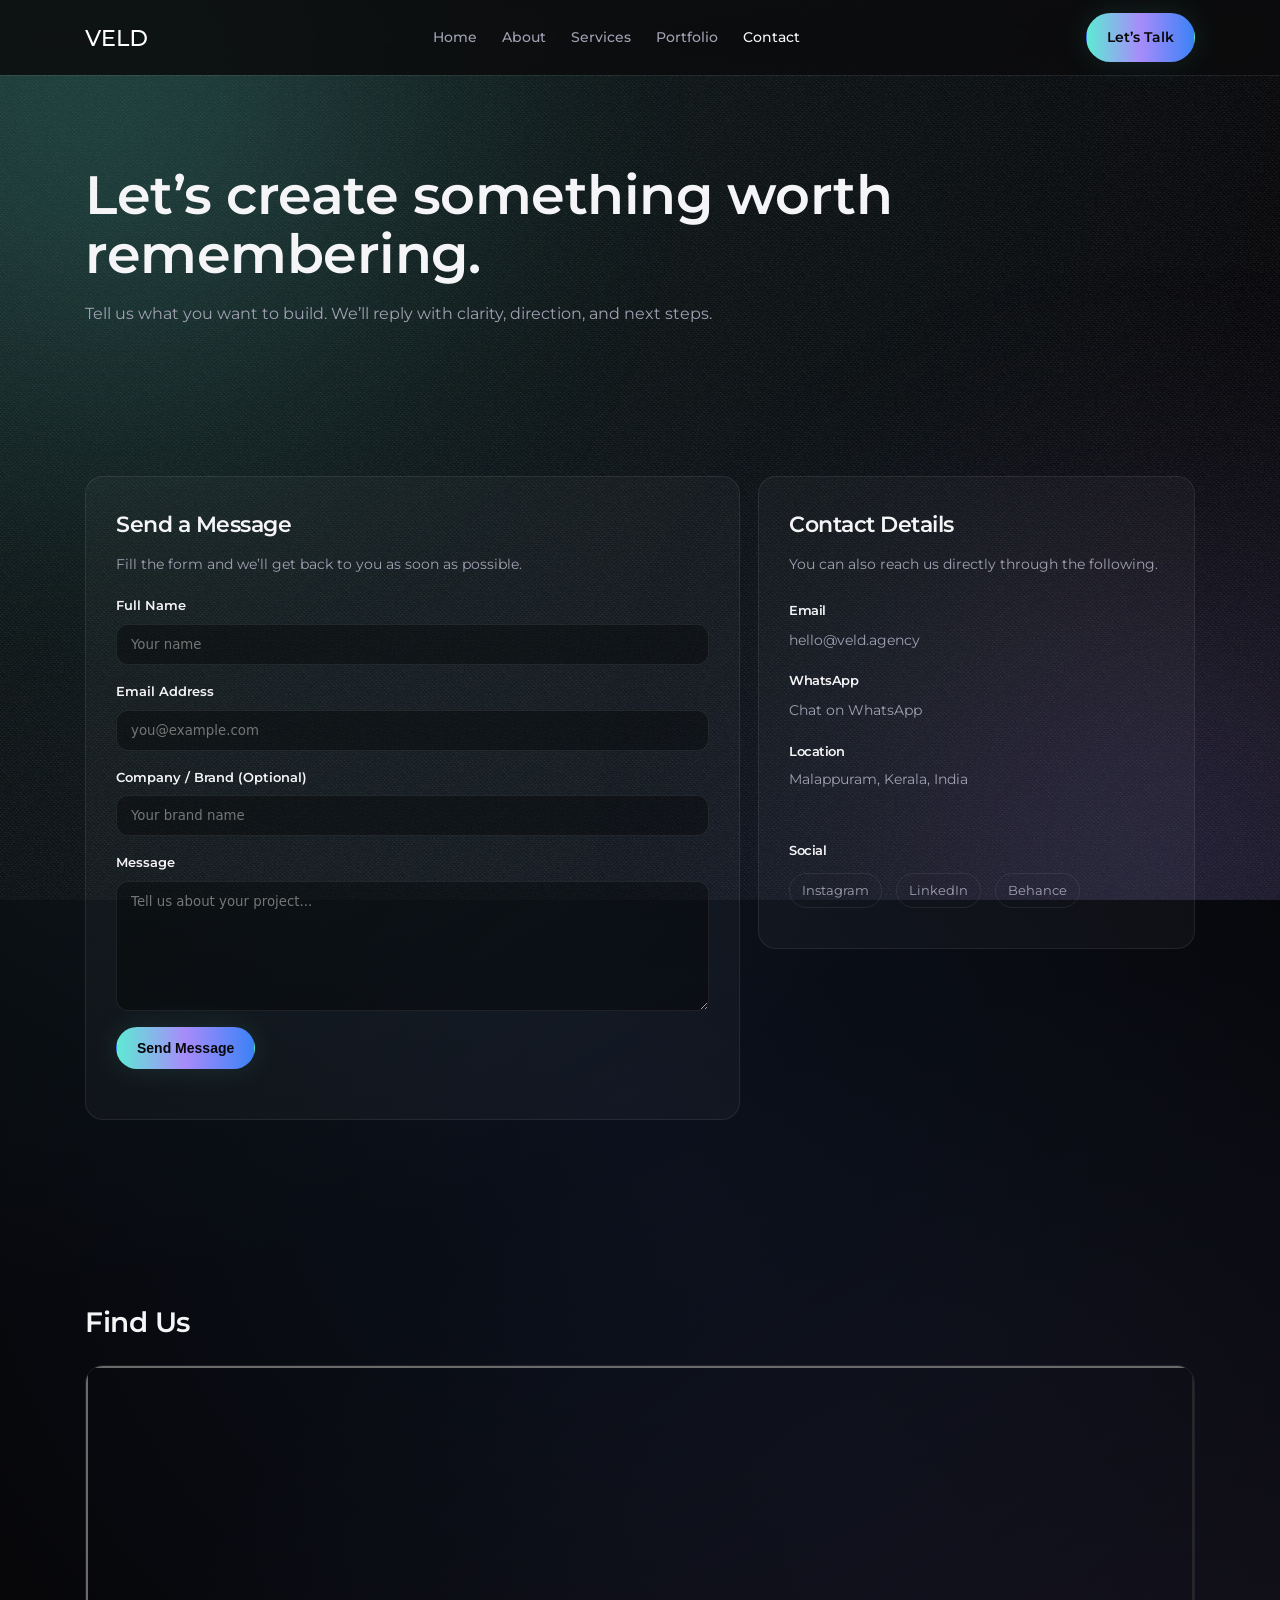
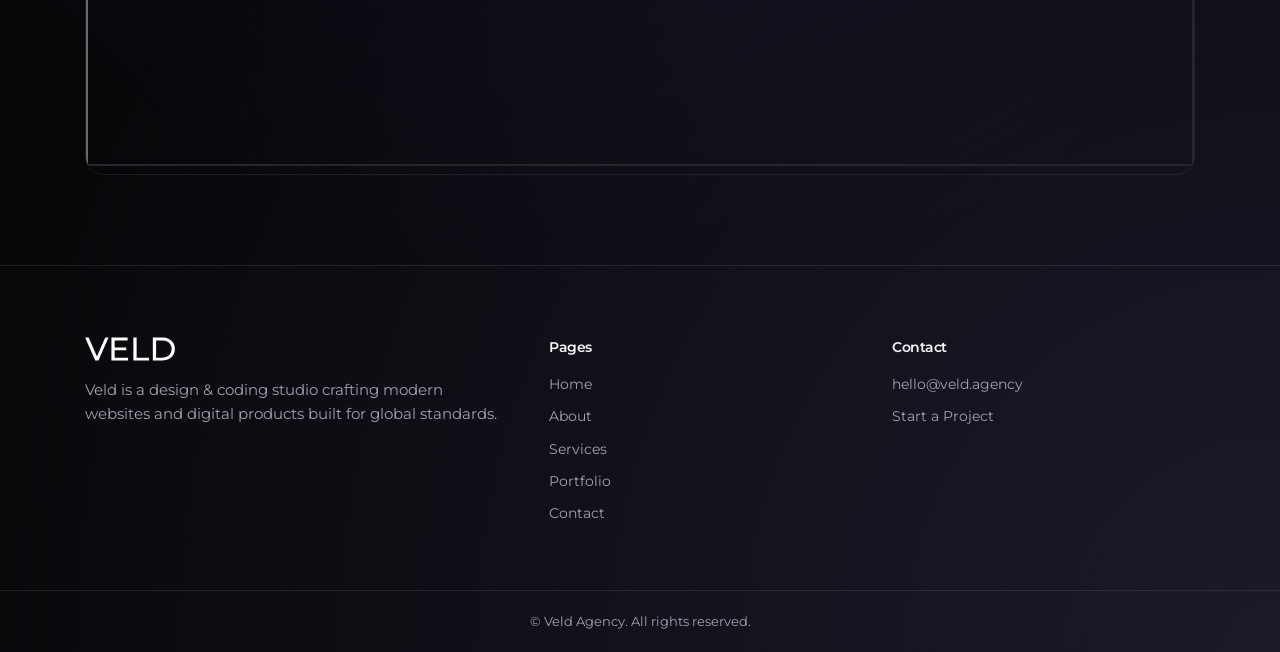
<file: contact.html>
<!DOCTYPE html>
<html lang="en">
<head>
  <meta charset="UTF-8" />
  <meta name="viewport" content="width=device-width, initial-scale=1.0" />
  <title>Contact | Veld</title>
  <meta name="description" content="Contact Veld to start your next project. Based in Malappuram, Kerala, India." />

  <link rel="icon" type="image/png" href="assets/images/logo/favicon.png" />

  <!-- Fonts -->
  <link rel="preconnect" href="https://fonts.googleapis.com">
  <link rel="preconnect" href="https://fonts.gstatic.com" crossorigin>
  <link href="https://fonts.googleapis.com/css2?family=Montserrat:ital,wght@0,100..900;1,100..900&display=swap" rel="stylesheet">

  <!-- CSS -->
  <link rel="stylesheet" href="assets/css/global.css" />
  <link rel="stylesheet" href="assets/css/contact.css" />
  <link rel="stylesheet" href="assets/css/responsive.css" />
</head>

<body>

  <div class="glow-bg"></div>
  <!-- NAVBAR -->
  <header class="navbar">
    <div class="container nav-container">

      <a href="index.html" class="logo">
        <img src="assets/images/logo/logo.svg" alt="Veld Logo" />
      </a>

      <nav class="nav-links" id="navLinks">
        <a href="index.html">Home</a>
        <a href="about.html">About</a>
        <a href="services.html">Services</a>
        <a href="portfolio.html">Portfolio</a>
        <a href="contact.html" class="active">Contact</a>
      </nav>

      <div class="nav-actions">
        <a href="contact.html" class="btn btn-primary">Let’s Talk</a>

        <button class="hamburger" id="hamburgerBtn" aria-label="Open Menu">
          <span></span>
          <span></span>
        </button>
      </div>

    </div>
  </header>

  <!-- HERO -->
  <section class="page-hero">
    <div class="container">
      <h1>Let’s create something worth remembering.</h1>
      <p>
        Tell us what you want to build. We’ll reply with clarity, direction, and next steps.
      </p>
    </div>
  </section>

  <!-- CONTACT -->
  <section class="section contact">
    <div class="container contact-grid">

      <!-- FORM -->
      <div class="contact-form-card">
        <h2>Send a Message</h2>
        <p>Fill the form and we’ll get back to you as soon as possible.</p>

        <form id="contactForm">
          <div class="input-group">
            <label for="name">Full Name</label>
            <input type="text" id="name" placeholder="Your name" required />
          </div>

          <div class="input-group">
            <label for="email">Email Address</label>
            <input type="email" id="email" placeholder="you@example.com" required />
          </div>

          <div class="input-group">
            <label for="company">Company / Brand (Optional)</label>
            <input type="text" id="company" placeholder="Your brand name" />
          </div>

          <div class="input-group">
            <label for="message">Message</label>
            <textarea id="message" placeholder="Tell us about your project..." required></textarea>
          </div>

          <button type="submit" class="btn btn-primary">Send Message</button>
          <p class="form-status" id="formStatus"></p>
        </form>
      </div>

      <!-- CONTACT DETAILS -->
      <div class="contact-details-card">
        <h2>Contact Details</h2>
        <p>You can also reach us directly through the following.</p>

        <div class="contact-details">
          <div class="detail-item">
            <h4>Email</h4>
            <a href="mailto:hello@veld.agency">hello@veld.agency</a>
          </div>

          <div class="detail-item">
            <h4>WhatsApp</h4>
            <a href="https://wa.me/91XXXXXXXXXX" target="_blank">Chat on WhatsApp</a>
          </div>

          <div class="detail-item">
            <h4>Location</h4>
            <p>Malappuram, Kerala, India</p>
          </div>
        </div>

        <div class="social-links">
          <h4>Social</h4>
          <a href="#" target="_blank">Instagram</a>
          <a href="#" target="_blank">LinkedIn</a>
          <a href="#" target="_blank">Behance</a>
        </div>
      </div>

    </div>
  </section>

  <!-- MAP -->
  <section class="section map-section">
    <div class="container">
      <h2>Find Us</h2>

      <div class="map-container">
        <iframe
          style="filter: invert(90%) grayscale(1)"
          src="https://www.google.com/maps?q=Malappuram,+Kerala,+India&output=embed"
          width="100%"
          height="400"
          style="border:0;"
          allowfullscreen=""
          loading="lazy"
         >
        </iframe>
      </div>
    </div>
  </section>

  <!-- FOOTER -->
  <footer class="footer">
    <div class="container footer-container">

      <div class="footer-brand">
        <img src="assets/images/logo/logo.svg" alt="Veld Logo" class="footer-logo" />
        <p>
          Veld is a design & coding studio crafting modern websites and digital products
          built for global standards.
        </p>
      </div>

      <div class="footer-links">
        <h4>Pages</h4>
        <a href="index.html">Home</a>
        <a href="about.html">About</a>
        <a href="services.html">Services</a>
        <a href="portfolio.html">Portfolio</a>
        <a href="contact.html">Contact</a>
      </div>

      <div class="footer-links">
        <h4>Contact</h4>
        <a href="mailto:hello@veld.agency">hello@veld.agency</a>
        <a href="contact.html">Start a Project</a>
      </div>

    </div>

    <div class="footer-bottom">
      <p>© <span id="year"></span> Veld Agency. All rights reserved.</p>
    </div>
  </footer>

  <!-- JS -->
  <script src="assets/js/global.js"></script>
  <script src="assets/js/animations.js"></script>
  <script src="assets/js/contact-form.js"></script>

</body>
</html>
</file>
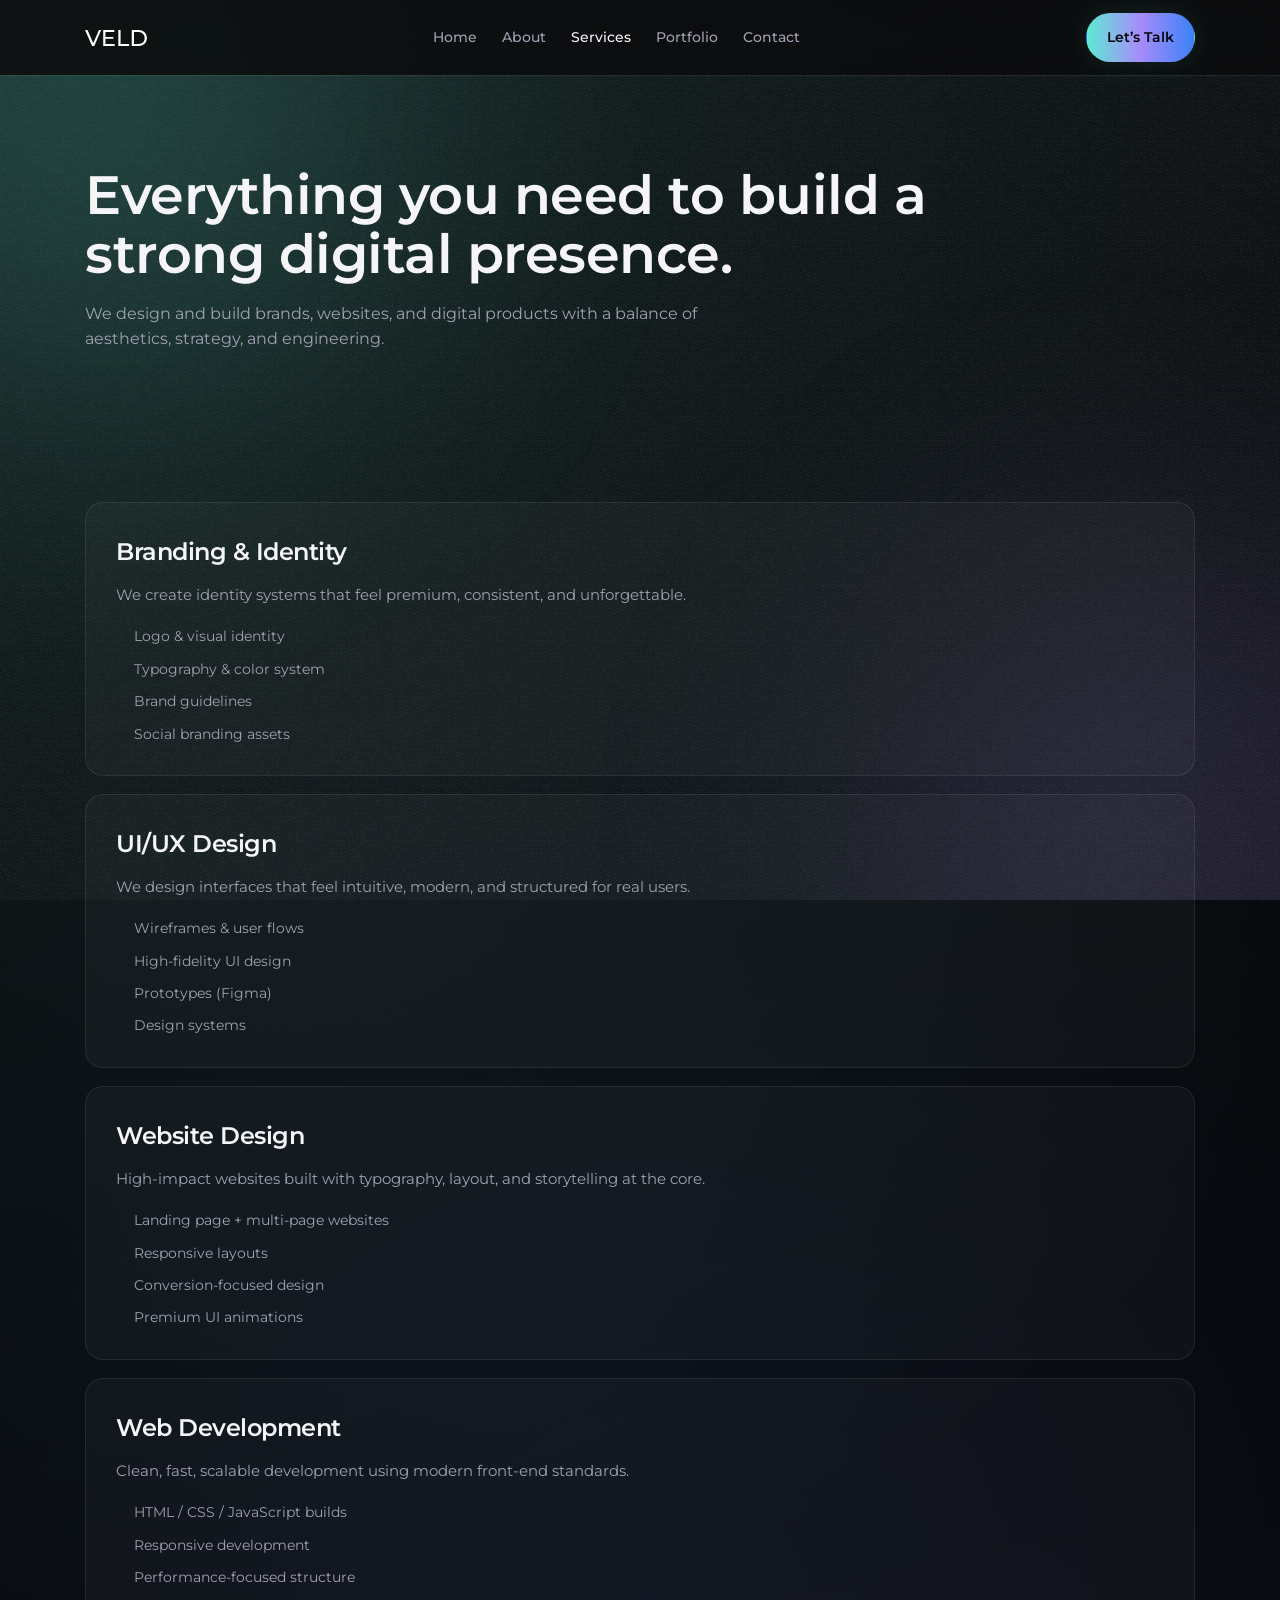
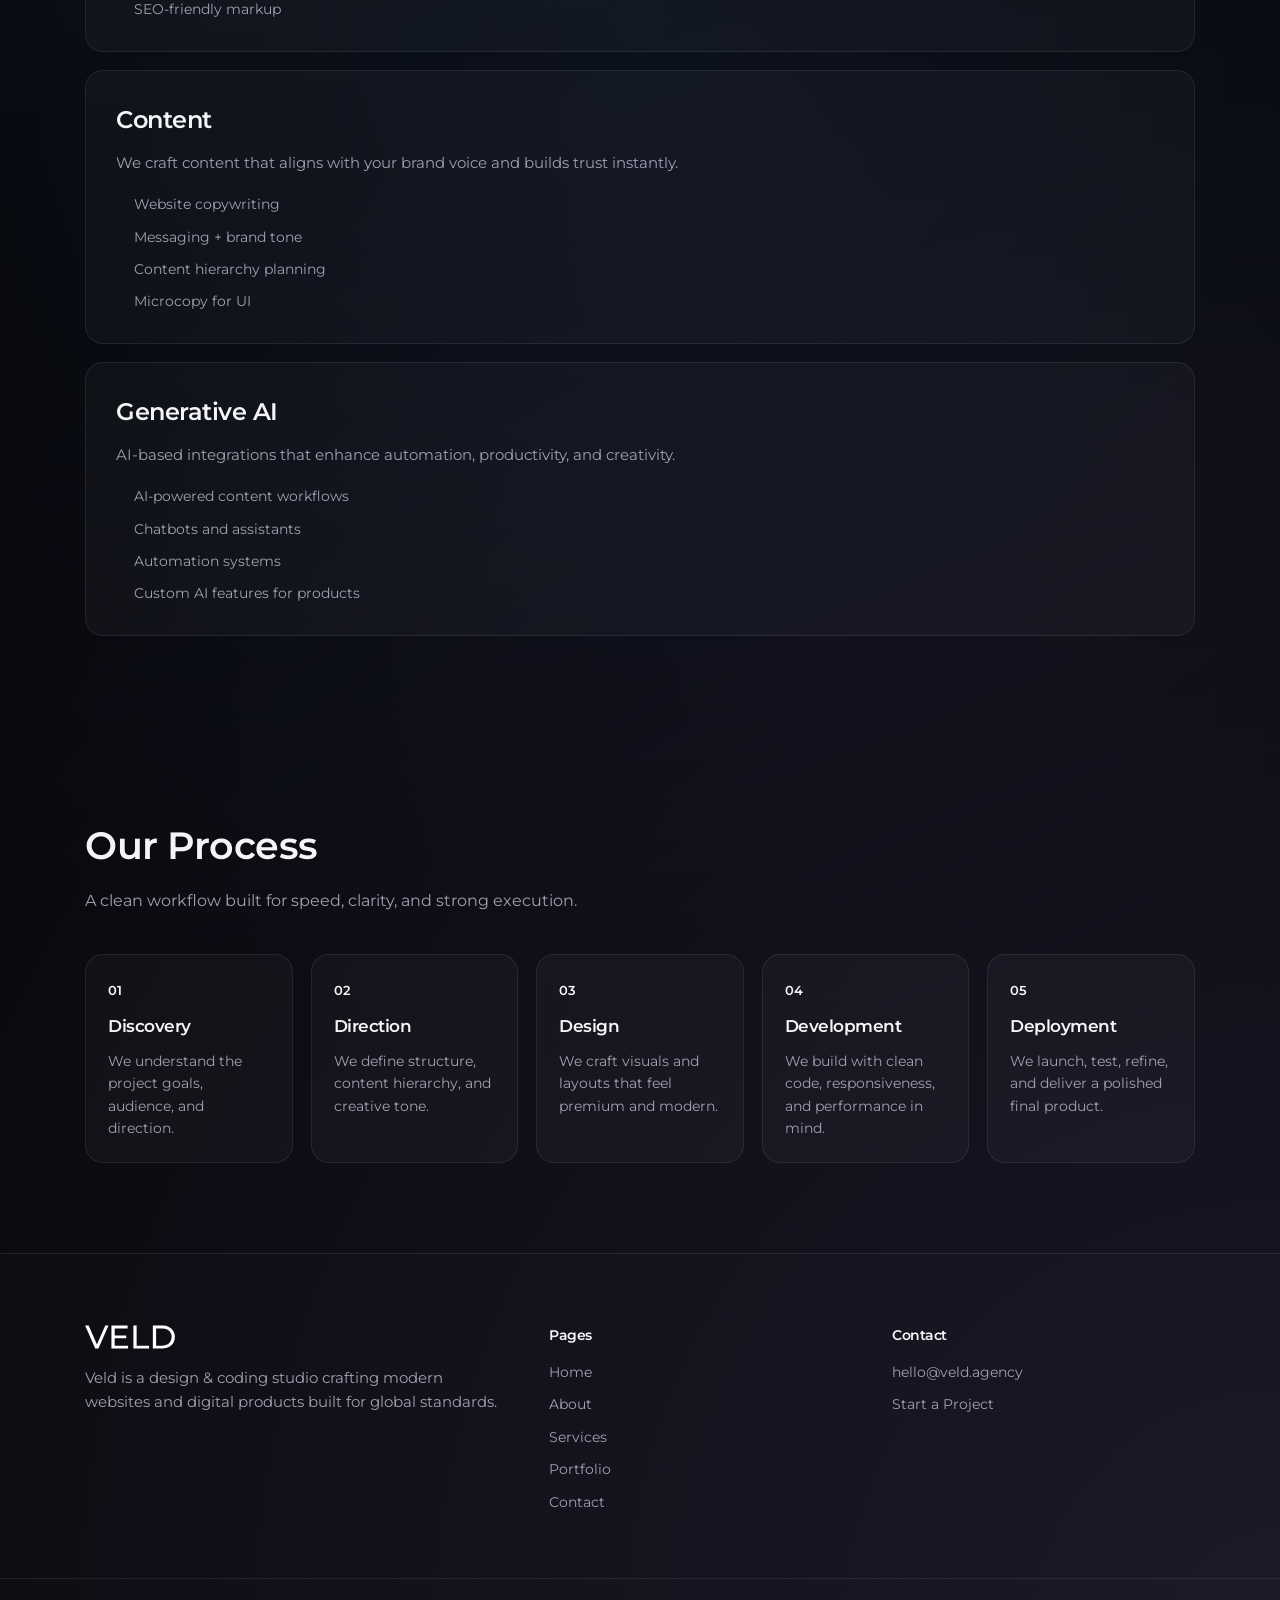
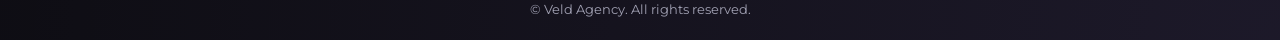
<file: services.html>
<!DOCTYPE html>
<html lang="en">
<head>
  <meta charset="UTF-8" />
  <meta name="viewport" content="width=device-width, initial-scale=1.0" />
  <title>Services | Veld</title>
  <meta name="description" content="Explore Veld’s services including branding, UI/UX design, websites, development, content, and generative AI." />

  <link rel="icon" type="image/png" href="assets/images/logo/favicon.png" />

  <!-- Fonts -->
  <link rel="preconnect" href="https://fonts.googleapis.com">
  <link rel="preconnect" href="https://fonts.gstatic.com" crossorigin>
  <link href="https://fonts.googleapis.com/css2?family=Montserrat:ital,wght@0,100..900;1,100..900&display=swap" rel="stylesheet">

  <!-- CSS -->
  <link rel="stylesheet" href="assets/css/global.css" />
  <link rel="stylesheet" href="assets/css/services.css" />
  <link rel="stylesheet" href="assets/css/responsive.css" />
</head>

<body>

  <div class="glow-bg"></div>
  <!-- NAVBAR -->
  <header class="navbar">
    <div class="container nav-container">

      <a href="index.html" class="logo">
        <img src="assets/images/logo/logo.svg" alt="Veld Logo" />
      </a>

      <nav class="nav-links" id="navLinks">
        <a href="index.html">Home</a>
        <a href="about.html">About</a>
        <a href="services.html" class="active">Services</a>
        <a href="portfolio.html">Portfolio</a>
        <a href="contact.html">Contact</a>
      </nav>

      <div class="nav-actions">
        <a href="contact.html" class="btn btn-primary">Let’s Talk</a>

        <button class="hamburger" id="hamburgerBtn" aria-label="Open Menu">
          <span></span>
          <span></span>
        </button>
      </div>

    </div>
  </header>

  <!-- HERO -->
  <section class="page-hero">
    <div class="container">
      <h1>Everything you need to build a strong digital presence.</h1>
      <p>
        We design and build brands, websites, and digital products with a balance of
        aesthetics, strategy, and engineering.
      </p>
    </div>
  </section>

  <!-- SERVICES -->
  <section class="section services">
    <div class="container">

      <div class="services-list">

        <div class="service-block">
          <h2>Branding & Identity</h2>
          <p>
            We create identity systems that feel premium, consistent, and unforgettable.
          </p>
          <ul>
            <li>Logo & visual identity</li>
            <li>Typography & color system</li>
            <li>Brand guidelines</li>
            <li>Social branding assets</li>
          </ul>
        </div>

        <div class="service-block">
          <h2>UI/UX Design</h2>
          <p>
            We design interfaces that feel intuitive, modern, and structured for real users.
          </p>
          <ul>
            <li>Wireframes & user flows</li>
            <li>High-fidelity UI design</li>
            <li>Prototypes (Figma)</li>
            <li>Design systems</li>
          </ul>
        </div>

        <div class="service-block">
          <h2>Website Design</h2>
          <p>
            High-impact websites built with typography, layout, and storytelling at the core.
          </p>
          <ul>
            <li>Landing page + multi-page websites</li>
            <li>Responsive layouts</li>
            <li>Conversion-focused design</li>
            <li>Premium UI animations</li>
          </ul>
        </div>

        <div class="service-block">
          <h2>Web Development</h2>
          <p>
            Clean, fast, scalable development using modern front-end standards.
          </p>
          <ul>
            <li>HTML / CSS / JavaScript builds</li>
            <li>Responsive development</li>
            <li>Performance-focused structure</li>
            <li>SEO-friendly markup</li>
          </ul>
        </div>

        <div class="service-block">
          <h2>Content</h2>
          <p>
            We craft content that aligns with your brand voice and builds trust instantly.
          </p>
          <ul>
            <li>Website copywriting</li>
            <li>Messaging + brand tone</li>
            <li>Content hierarchy planning</li>
            <li>Microcopy for UI</li>
          </ul>
        </div>

        <div class="service-block">
          <h2>Generative AI</h2>
          <p>
            AI-based integrations that enhance automation, productivity, and creativity.
          </p>
          <ul>
            <li>AI-powered content workflows</li>
            <li>Chatbots and assistants</li>
            <li>Automation systems</li>
            <li>Custom AI features for products</li>
          </ul>
        </div>

      </div>

    </div>
  </section>

  <!-- PROCESS -->
  <section class="section process">
    <div class="container">

      <div class="section-header">
        <h2>Our Process</h2>
        <p>
          A clean workflow built for speed, clarity, and strong execution.
        </p>
      </div>

      <div class="process-timeline">
        <div class="timeline-step">
          <span>01</span>
          <h3>Discovery</h3>
          <p>We understand the project goals, audience, and direction.</p>
        </div>

        <div class="timeline-step">
          <span>02</span>
          <h3>Direction</h3>
          <p>We define structure, content hierarchy, and creative tone.</p>
        </div>

        <div class="timeline-step">
          <span>03</span>
          <h3>Design</h3>
          <p>We craft visuals and layouts that feel premium and modern.</p>
        </div>

        <div class="timeline-step">
          <span>04</span>
          <h3>Development</h3>
          <p>We build with clean code, responsiveness, and performance in mind.</p>
        </div>

        <div class="timeline-step">
          <span>05</span>
          <h3>Deployment</h3>
          <p>We launch, test, refine, and deliver a polished final product.</p>
        </div>
      </div>

    </div>
  </section>

  <!-- FOOTER -->
  <footer class="footer">
    <div class="container footer-container">

      <div class="footer-brand">
        <img src="assets/images/logo/logo.svg" alt="Veld Logo" class="footer-logo" />
        <p>
          Veld is a design & coding studio crafting modern websites and digital products
          built for global standards.
        </p>
      </div>

      <div class="footer-links">
        <h4>Pages</h4>
        <a href="index.html">Home</a>
        <a href="about.html">About</a>
        <a href="services.html">Services</a>
        <a href="portfolio.html">Portfolio</a>
        <a href="contact.html">Contact</a>
      </div>

      <div class="footer-links">
        <h4>Contact</h4>
        <a href="mailto:hello@veld.agency">hello@veld.agency</a>
        <a href="contact.html">Start a Project</a>
      </div>

    </div>

    <div class="footer-bottom">
      <p>© <span id="year"></span> Veld Agency. All rights reserved.</p>
    </div>
  </footer>

  <!-- JS -->
  <script src="assets/js/global.js"></script>
  <script src="assets/js/animations.js"></script>

</body>
</html>
</file>
<file: assets/css/global.css>
/* ================================
   VELD - GLOBAL CSS
================================ */

:root {
  --bg: #07070A;
  --bg-soft: #0B0B12;
  --text: #F5F5F7;
  --muted: #A1A1B3;

  --border: rgba(255, 255, 255, 0.08);

  --accent1: #5EEAD4; /* teal */
  --accent2: #A78BFA; /* purple */
  --accent3: #3B82F6; /* blue */
  --accent4: #FB7185; /* pink */

  --card: rgba(255, 255, 255, 0.03);
  --card-hover: rgba(255, 255, 255, 0.06);

  --radius: 18px;
  --shadow: 0 20px 50px rgba(0, 0, 0, 0.6);

  --max-width: 1150px;

  --gradient: linear-gradient(90deg, var(--accent1), var(--accent2), var(--accent3));
}

* {
  margin: 0;
  padding: 0;
  box-sizing: border-box;
}

html {
  scroll-behavior: smooth;
}

body {
  font-family: "Montserrat", system-ui, sans-serif;
  background: radial-gradient(circle at top left, rgba(94,234,212,0.12), transparent 50%),
              radial-gradient(circle at bottom right, rgba(167,139,250,0.12), transparent 50%),
              radial-gradient(circle at center, rgba(59,130,246,0.08), transparent 60%),
              var(--bg);
  color: var(--text);
  line-height: 1.6;
  overflow-x: hidden;
}

body::after {
  content: "";
  position: fixed;
  inset: 0;
  background: url("../images/backgrounds/noise.png");
  opacity: 0.3;
  pointer-events: none;
  z-index: -1;
}

/* Base */
a {
  color: inherit;
  text-decoration: none;
}

img {
  max-width: 100%;
  display: block;
}

ul {
  list-style: none;
}

.container {
  width: 100%;
  max-width: var(--max-width);
  margin: 0 auto;
  padding: 0 20px;
}

.section {
  padding: 90px 0;
}

h1, h2, h3, h4 {
  font-weight: 600;
  letter-spacing: -0.5px;
}

p {
  color: var(--muted);
  font-size: 16px;
}

/* Buttons */
.btn {
  display: inline-flex;
  align-items: center;
  justify-content: center;
  gap: 10px;
  padding: 12px 20px;
  border-radius: 999px;
  font-weight: 600;
  font-size: 14px;
  transition: 0.25s ease;
  cursor: pointer;
}

.btn-primary {
  background: var(--gradient);
  color: var(--bg);
  border: 1px solid transparent;
  box-shadow: 0 0 30px rgba(94,234,212,0.12);
}

.btn-primary:hover {
  transform: translateY(-2px);
  opacity: 0.95;
  box-shadow: 0 0 45px rgba(167,139,250,0.2);
}

.btn-secondary {
  background: transparent;
  color: var(--text);
  border: 1px solid var(--border);
}

.btn-secondary:hover {
  background: var(--card-hover);
  transform: translateY(-2px);
}

.navbar {
  width: 100%;
  position: sticky;
  top: 0;
  z-index: 1000;
  background: transparent;
  border-bottom: 1px solid var(--border);
}

.navbar::before {
  content: "";
  position: absolute;
  inset: 0;
  background: rgba(11, 11, 12, 0.85); 
  backdrop-filter: blur(14px);
  -webkit-backdrop-filter: blur(14px);
  z-index: -1;
}

.nav-container {
  height: 75px;
  display: flex;
  align-items: center;
  justify-content: space-between;
}

.logo img {
  height: 18px;
}

.nav-links {
  display: flex;
  gap: 25px;
  align-items: center;
}

.nav-links a {
  font-size: 14px;
  font-weight: 500;
  color: var(--muted);
  transition: 0.2s ease;
}

.nav-links a:hover {
  color: var(--text);
}

.nav-links a.active {
  color: var(--text);
}

.nav-actions {
  display: flex;
  align-items: center;
  gap: 14px;
}

.hamburger {
  width: 44px;
  height: 44px;
  border-radius: 10px;
  border: 1px solid var(--border);
  background: transparent;
  display: none;
  align-items: center;
  justify-content: center;
  flex-direction: column;
  gap: 6px;
  cursor: pointer;
}

.hamburger span {
  width: 18px;
  height: 2px;
  background: var(--text);
  border-radius: 5px;
}

.section-header {
  margin-bottom: 40px;
  max-width: 720px;
}

.section-header h2 {
  font-size: 38px;
  margin-bottom: 12px;
}

.section-header p {
  font-size: 16px;
}

.footer {
  padding: 70px 0 20px;
  border-top: 1px solid var(--border);
  background: rgba(255, 255, 255, 0.01);
}

.footer-container {
  display: grid;
  grid-template-columns: 1.4fr 1fr 1fr;
  gap: 40px;
}

.footer-logo {
  height: 26px;
  margin-bottom: 16px;
}

.footer-brand p {
  max-width: 420px;
  font-size: 15px;
}

.footer-links h4 {
  margin-bottom: 15px;
  font-size: 14px;
  color: var(--text);
}

.footer-links a {
  display: block;
  margin-bottom: 10px;
  font-size: 14px;
  color: var(--muted);
  transition: 0.2s ease;
}

.footer-links a:hover {
  color: var(--text);
}

.footer-bottom {
  margin-top: 55px;
  padding-top: 20px;
  border-top: 1px solid var(--border);
  text-align: center;
}

.footer-bottom p {
  font-size: 13px;
  color: var(--muted);
}

.page-hero {
  padding: 90px 0 60px;
}

.page-hero h1 {
  font-size: 54px;
  line-height: 1.1;
  max-width: 850px;
  margin-bottom: 16px;
}

.page-hero p {
  max-width: 650px;
  font-size: 16px;
}

.section-footer {
  margin-top: 35px;
}

.reveal-hidden {
  opacity: 0;
  transform: translateY(25px);
  transition: 0.7s ease;
}

.reveal-show {
  opacity: 1;
  transform: translateY(0);
}

.glow-bg {
  position: fixed;
  inset: 0;
  z-index: -1;
  overflow: hidden;
}

.glow-bg::before,
.glow-bg::after {
  content: "";
  position: absolute;
  width: 600px;
  height: 600px;
  border-radius: 50%;
  filter: blur(140px);
  opacity: 0.18;
  animation: floatGlow 10s infinite alternate ease-in-out;
}

.glow-bg::before {
  top: -200px;
  left: -200px;
  background: var(--accent1);
}

.glow-bg::after {
  bottom: -250px;
  right: -200px;
  background: var(--accent2);
  animation-delay: 3s;
}

@keyframes floatGlow {
  from {
    transform: translate(0, 0) scale(1);
  }
  to {
    transform: translate(120px, 90px) scale(1.1);
  }
}
</file>
<file: assets/css/contact.css>
/* ================================
   VELD - CONTACT PAGE CSS
================================ */

.contact-grid {
  display: grid;
  grid-template-columns: 1.2fr 0.8fr;
  gap: 18px;
  align-items: start;
}

/* Form Card */
.contact-form-card,
.contact-details-card {
  background: var(--card);
  border: 1px solid var(--border);
  border-radius: var(--radius);
  padding: 30px;
}

.contact-form-card h2,
.contact-details-card h2 {
  font-size: 22px;
  margin-bottom: 10px;
}

.contact-form-card p,
.contact-details-card p {
  font-size: 14px;
  margin-bottom: 20px;
}

/* Inputs */
.input-group {
  display: flex;
  flex-direction: column;
  gap: 8px;
  margin-bottom: 16px;
}

.input-group label {
  font-size: 13px;
  font-weight: 600;
  color: var(--text);
}

.input-group input,
.input-group textarea {
  width: 100%;
  padding: 12px 14px;
  border-radius: 12px;
  border: 1px solid var(--border);
  background: rgba(0, 0, 0, 0.35);
  color: var(--text);
  outline: none;
  font-family: "Inter", system-ui, sans-serif;
  transition: 0.2s ease;
}

.input-group textarea {
  min-height: 130px;
  resize: vertical;
}

.input-group input:focus,
.input-group textarea:focus {
  border-color: rgba(94, 234, 212, 0.35);
}

/* Form Status */
.form-status {
  margin-top: 14px;
  font-size: 13px;
  color: var(--accent);
}

/* Contact Details */
.contact-details {
  display: grid;
  gap: 18px;
  margin-top: 25px;
}

.detail-item h4 {
  font-size: 13px;
  margin-bottom: 6px;
  color: var(--text);
}

.detail-item a,
.detail-item p {
  font-size: 14px;
  color: var(--muted);
}

.detail-item a:hover {
  color: var(--text);
}

/* Social Links */
.social-links {
  margin-top: 30px;
}

.social-links h4 {
  font-size: 13px;
  margin-bottom: 12px;
}

.social-links a {
  display: inline-block;
  margin-right: 10px;
  margin-bottom: 10px;
  font-size: 13px;
  color: var(--muted);
  border: 1px solid var(--border);
  padding: 6px 12px;
  border-radius: 999px;
  transition: 0.25s ease;
}

.social-links a:hover {
  color: var(--text);
  background: var(--accent-soft);
  border-color: rgba(94, 234, 212, 0.3);
}

/* Map */
.map-section h2 {
  margin-bottom: 20px;
  font-size: 28px;
}

.map-container {
  overflow: hidden;
  border-radius: var(--radius);
  border: 1px solid var(--border);
}

/* Responsive */
@media (max-width: 950px) {
  .contact-grid {
    grid-template-columns: 1fr;
  }
}
</file>
<file: assets/css/responsive.css>
/* ================================
   VELD - RESPONSIVE CSS
================================ */

@media (max-width: 950px) {
  .footer-container {
    grid-template-columns: 1fr;
  }

  .nav-links {
    position: fixed;
    top: 75px;
    right: -100%;
    width: 100%;
    height: calc(100vh - 75px);
    background: rgba(11, 11, 12, 0.8);
    backdrop-filter: blur(14px);
    -webkit-backdrop-filter: blur(14px);
    flex-direction: column;
    padding-top: 40px;
    transition: 0.3s ease;
  }

  .nav-links.open {
    right: 0;
  }

  .nav-links a {
    font-size: 20px;
  }

  .hamburger {
    display: flex;
  }

  .nav-actions .btn {
    display: none;
  }

  .section {
    padding: 70px 0;
  }

  .section-header h2 {
    font-size: 32px;
  }

  .page-hero h1 {
    font-size: 42px;
  }
}

@media (max-width: 600px) {
  .page-hero {
    padding: 70px 0 45px;
  }

  .page-hero h1 {
    font-size: 34px;
  }

  .section-header h2 {
    font-size: 28px;
  }

  p {
    font-size: 15px;
  }
}
</file>
<file: assets/css/services.css>
/* ================================
   VELD - SERVICES PAGE CSS
================================ */

.services-list {
  display: grid;
  grid-template-columns: 1fr;
  gap: 18px;
}

.service-block {
  background: var(--card);
  border: 1px solid var(--border);
  border-radius: var(--radius);
  padding: 30px;
  transition: 0.25s ease;
}

.service-block:hover {
  background: var(--card-hover);
  transform: translateY(-4px);
}

.service-block h2 {
  font-size: 24px;
  margin-bottom: 12px;
}

.service-block p {
  margin-bottom: 18px;
  font-size: 15px;
}

.service-block ul {
  display: grid;
  gap: 10px;
}

.service-block li {
  font-size: 14px;
  color: var(--muted);
  padding-left: 18px;
  position: relative;
}

.service-block li::before {
  content: "";
  width: 7px;
  height: 7px;
  border-radius: 50%;
  background: var(--accent);
  position: absolute;
  left: 0;
  top: 8px;
}

/* Process Timeline */
.process-timeline {
  display: grid;
  grid-template-columns: repeat(5, 1fr);
  gap: 18px;
  margin-top: 40px;
}

.timeline-step {
  background: var(--card);
  border: 1px solid var(--border);
  border-radius: var(--radius);
  padding: 22px;
  transition: 0.25s ease;
}

.timeline-step:hover {
  background: var(--card-hover);
  transform: translateY(-4px);
}

.timeline-step span {
  display: inline-block;
  font-size: 13px;
  font-weight: 600;
  color: var(--accent);
  margin-bottom: 12px;
}

.timeline-step h3 {
  font-size: 17px;
  margin-bottom: 10px;
}

.timeline-step p {
  font-size: 14px;
}

/* Responsive */
@media (max-width: 1050px) {
  .process-timeline {
    grid-template-columns: repeat(2, 1fr);
  }
}

@media (max-width: 600px) {
  .process-timeline {
    grid-template-columns: 1fr;
  }

  .service-block h2 {
    font-size: 20px;
  }
}
</file>
